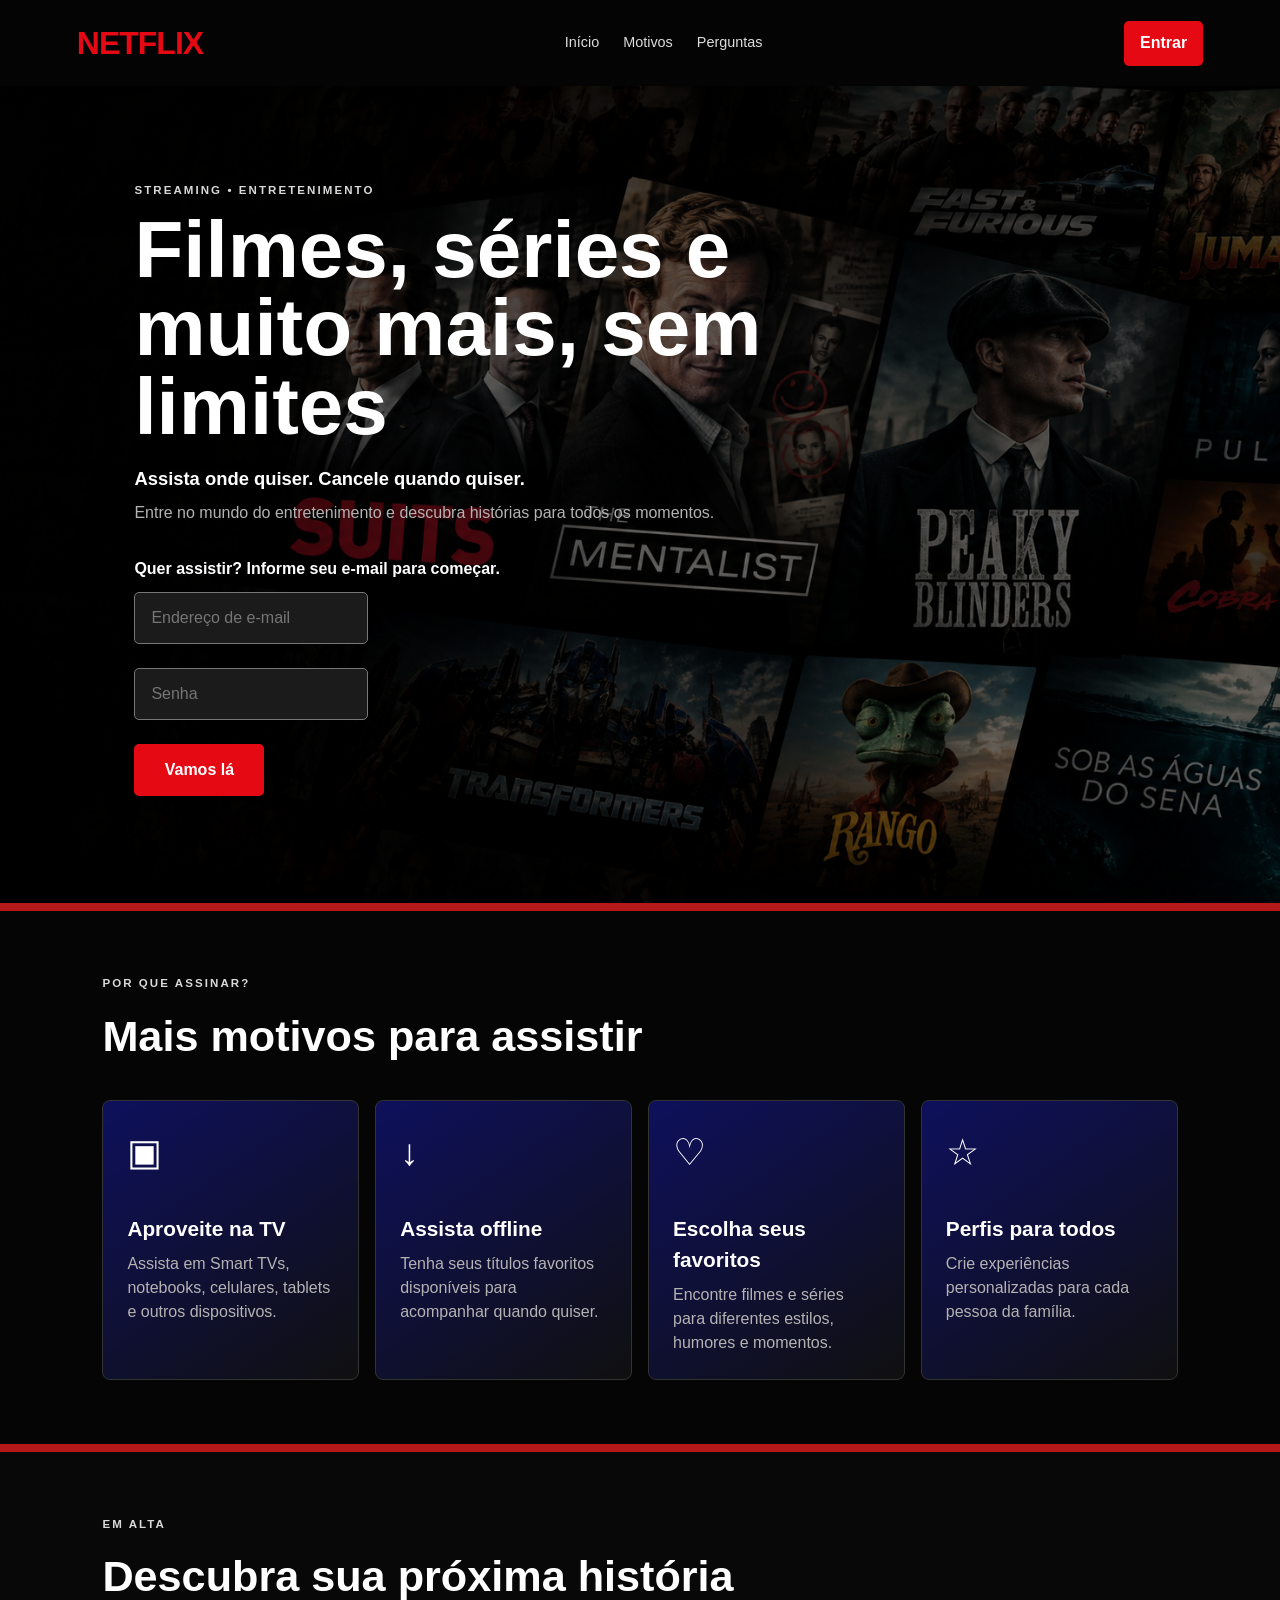
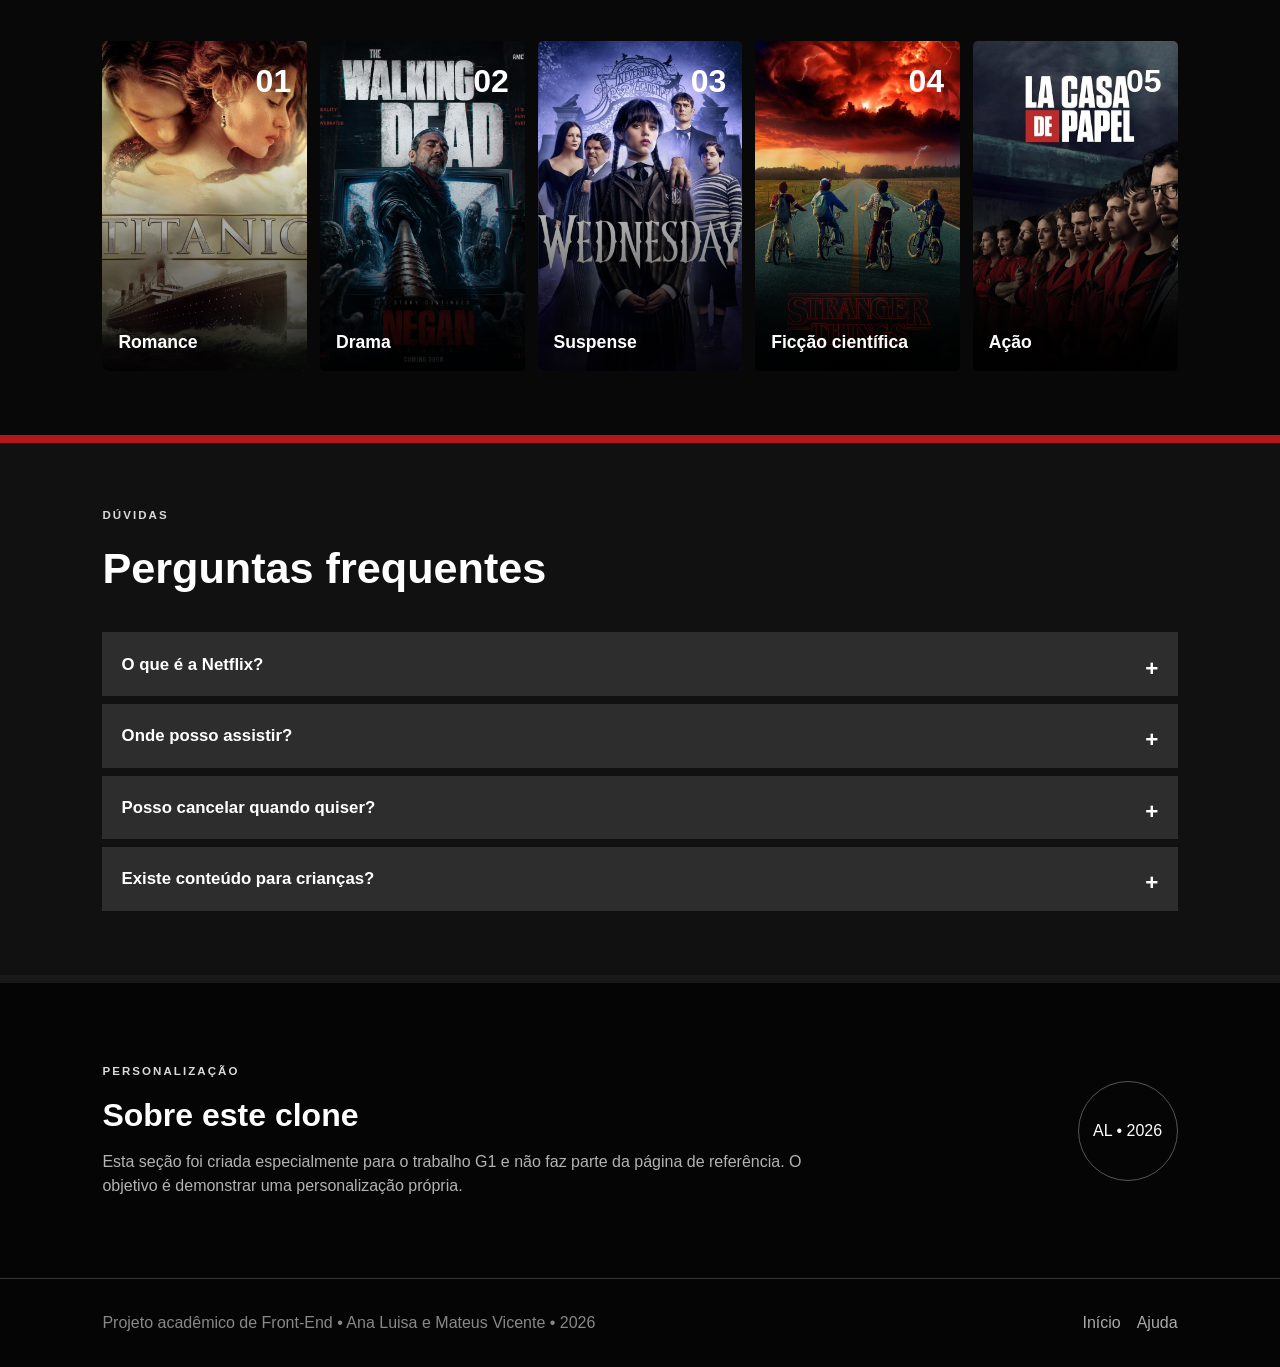
<file: index.html>
<!DOCTYPE html>
<html lang="pt-BR">
<head>
    <meta charset="UTF-8">
    <meta name="viewport" content="width=device-width, initial-scale=1.0">
    <meta name="description" content="Página inspirada na página inicial da Netflix para o trabalho G1 de Front-End.">
    <title>Netflix — Filmes e séries</title>
    <link rel="stylesheet" href="style.css">
</head>

<body>
    <header class="cabecalho">
        <a class="logo" href="#" aria-label="Netflix - página inicial">NETFLIX</a>

        <nav class="navegacao" aria-label="Navegação principal">
            <a href="#inicio">Início</a>
            <a href="#motivos">Motivos</a>
            <a href="#faq">Perguntas</a>
        </nav>

        <a class="botao-entrar" href="#cadastro">Entrar</a>
    </header>

    <main>
        <section class="hero" id="inicio">
            <div class="hero-conteudo">
                <p class="etiqueta">STREAMING • ENTRETENIMENTO</p>
                <h1>Filmes, séries e muito mais, sem limites</h1>
                <p class="subtitulo">Assista onde quiser. Cancele quando quiser.</p>
                <p class="descricao">
                    Entre no mundo do entretenimento e descubra histórias para todos os momentos.
                </p>

                <form class="formulario" id="cadastro" novalidate>
                    <label for="email">Quer assistir? Informe seu e-mail para começar.</label>
                    <div class="formulario-linha">
                        <input
                            type="email"
                            id="email"
                            name="email"
                            placeholder="Endereço de e-mail"
                            autocomplete="email"
                            required
                        >
                        <br> <br>
                        <input
                            type="password"
                            id="senha"
                            name="senha"
                            placeholder="Senha"
                            autocomplete="current-password"
                            required
                        >
                        <br> <br>
                        <button type="submit">Vamos lá</button>
                    </div>
                    <p class="mensagem" id="mensagem" aria-live="polite"></p>
                </form>
            </div>
        </section>




        <section class="secao" id="motivos">
            <div class="secao-titulo">
                <p class="etiqueta">POR QUE ASSINAR?</p>
                <h2>Mais motivos para assistir</h2>
            </div>

            <div class="cartoes">
                <article class="cartao">
                    <span class="icone" aria-hidden="true">▣</span>
                    <h3>Aproveite na TV</h3>
                    <p>Assista em Smart TVs, notebooks, celulares, tablets e outros dispositivos.</p>
                </article>

                <article class="cartao">
                    <span class="icone" aria-hidden="true">↓</span>
                    <h3>Assista offline</h3>
                    <p>Tenha seus títulos favoritos disponíveis para acompanhar quando quiser.</p>
                </article>

                <article class="cartao">
                    <span class="icone" aria-hidden="true">♡</span>
                    <h3>Escolha seus favoritos</h3>
                    <p>Encontre filmes e séries para diferentes estilos, humores e momentos.</p>
                </article>

                <article class="cartao">
                    <span class="icone" aria-hidden="true">☆</span>
                    <h3>Perfis para todos</h3>
                    <p>Crie experiências personalizadas para cada pessoa da família.</p>
                </article>
            </div>
        </section>

        <section class="secao catalogo" aria-labelledby="catalogo-titulo">
            <div class="secao-titulo">
                <p class="etiqueta">EM ALTA</p>
                <h2>Descubra sua próxima história</h2>
            </div>

            <div class="grade-filmes">
                <article class="filme filme-1">
                    <span>01</span>
                    <h3>Romance</h3>
                </article>
                <article class="filme filme-2">
                    <span>02</span>
                    <h3>Drama</h3>
                </article>
                <article class="filme filme-3">
                    <span>03</span>
                    <h3>Suspense</h3>
                </article>
                <article class="filme filme-4">
                    <span>04</span>
                    <h3>Ficção científica</h3>
                </article>
                <article class="filme filme-5">
                    <span>05</span>
                    <h3>Ação</h3>
                </article>
            </div>
        </section>

        <section class="secao faq" id="faq">
            <div class="secao-titulo">
                <p class="etiqueta">DÚVIDAS</p>
                <h2>Perguntas frequentes</h2>
            </div>

            <div class="perguntas">
                <details>
                    <summary>O que é a Netflix?</summary>
                    <p>A Netflix é um serviço de streaming com filmes, séries e documentários para assistir pela internet.</p>
                </details>

                <details>
                    <summary>Onde posso assistir?</summary>
                    <p>Você pode assistir em computadores, celulares, tablets, Smart TVs e outros dispositivos compatíveis.</p>
                </details>

                <details>
                    <summary>Posso cancelar quando quiser?</summary>
                    <p>Sim. O serviço permite o cancelamento online da assinatura.</p>
                </details>

                <details>
                    <summary>Existe conteúdo para crianças?</summary>
                    <p>Sim. A plataforma possui uma experiência infantil e recursos de controle parental.</p>
                </details>
            </div>
        </section>

        <section class="personalizacao" aria-labelledby="sobre-titulo">
            <div>
                <p class="etiqueta">PERSONALIZAÇÃO</p>
                <h2 id="sobre-titulo">Sobre este clone</h2>
                <p>
                    Esta seção foi criada especialmente para o trabalho G1 e não faz parte da página
                    de referência. O objetivo é demonstrar uma personalização própria.
                </p>
            </div>
            <span class="assinatura">AL • 2026</span>
        </section>
    </main>

    <footer class="rodape">
        <p>Projeto acadêmico de Front-End • Ana Luisa e Mateus Vicente • 2026</p>
        <div>
            <a href="#inicio">Início</a>
            <a href="#faq">Ajuda</a>
        </div>
    </footer>

    <script>
        const formulario = document.querySelector("#cadastro");
        const email = document.querySelector("#email");
        const mensagem = document.querySelector("#mensagem");

        formulario.addEventListener("submit", function (evento) {
            evento.preventDefault();

            if (!email.checkValidity()) {
                mensagem.textContent = "Digite um endereço de e-mail válido.";
                mensagem.classList.add("erro");
                return;
            }

            mensagem.textContent = "E-mail recebido! Esta é uma simulação acadêmica.";
            mensagem.classList.remove("erro");
            formulario.reset();
        });
    </script>
</body>
</html>
</file>
<file: style.css>
:root {
    --preto: #050505; /* motivos e sobre esseclone */
    --preto-suave: #111111;
    --cinza: #f70404;
    --cinza-claro: #b3b3b3; /* entre no mundo... */
    --branco: #ffffff; /* as parte que chama a atenção */
    --vermelho: #e50914; /* botões para avançar */
    --vermelho-escuro: #b20710;/* quado vai clicar nos botões */
    --raio: 8px;
}

* {
    box-sizing: border-box;
    margin: 0;
    padding: 0;
}

html {
    scroll-behavior: smooth;
}

body {
    background: var(--preto);
    color: var(--branco);
    font-family: Arial, Helvetica, sans-serif;
    line-height: 1.5;
}

a {
    color: inherit;
    text-decoration: none;
}

.cabecalho {
    align-items: center;
    background: rgba(5, 5, 5, 0.95); /* barra de cima */
    display: flex;
    justify-content: space-between;
    padding: 1rem 5%;
    position: sticky;
    top: 0;
    z-index: 10;
}

.logo {
    color: var(--vermelho);
    font-size: 1.55rem;
    font-weight: 900;
    letter-spacing: -1px;
}

.navegacao {
    display: none;
    gap: 1.5rem;
}

.navegacao a {
    color: #ddd;
    font-size: 0.9rem;
}

.navegacao a:hover,
.rodape a:hover {
    color: var(--vermelho);
}

.botao-entrar,
.formulario button {
    background: var(--vermelho);
    border: 0;
    border-radius: 5px;
    color: var(--branco);
    cursor: pointer;
    font-weight: 700;
    padding: 0.65rem 1rem;
}

.botao-entrar:hover,
.formulario button:hover {
    background: var(--vermelho-escuro);
}

.hero {
     align-items: center;

    background:
        linear-gradient(
            rgba(0, 0, 0, 0.55),
            rgba(0, 0, 0, 0.05)
        ),
        url("fotodefundo.png");

    background-size: cover;
    background-position: center;
    background-repeat: no-repeat;

    display: flex;
    min-height: 75vh;
    padding: 4rem 5%;
}

.hero-conteudo {
    max-width: 720px;
}

.etiqueta {
    color: #d9d9d9;
    font-size: 0.72rem;
    font-weight: 800;
    letter-spacing: 0.18em;
    margin-bottom: 0.7rem;
}

h1 {
    font-size: clamp(2.4rem, 8vw, 5rem);
    line-height: 0.98;
    margin-bottom: 1.2rem;
    max-width: 800px;
}

.subtitulo {
    font-size: 1.15rem;
    font-weight: 700;
    margin-bottom: 0.5rem;
}

.descricao {
    color: var(--cinza-claro);
    margin-bottom: 2rem;
    max-width: 600px;
}

.formulario {
    max-width: 700px;
}

.formulario label {
    display: block;
    font-weight: 700;
    margin-bottom: 0.7rem;
}

.formulario-linha {
    flex-direction: column;
    max-width: 200px;
}

.formulario input {
    background: rgba(30, 30, 30, 0.9);
    border: 1px solid #777;
    border-radius: 5px;
    color: var(--branco);
    font-size: 1rem;
    min-height: 52px;
    padding: 0.8rem 1rem;
}

.formulario input:focus {
    border-color: var(--branco);
    outline: 2px solid rgba(255, 255, 255, 0.25);
}

.formulario button {
    min-height: 52px;
    font-size: 1rem;
}

.mensagem {
    margin-top: 0.7rem;
    color: #8cffb0;
}

.mensagem.erro {
    color: #ff7c7c;
}

.secao {
    border-top: 8px solid #b41818;/*tiras entre as partes da net*/
    padding: 4rem 5%;
}

.secao-titulo {
    margin-bottom: 2rem;
}

.secao-titulo h2 {
    font-size: clamp(1.8rem, 5vw, 2.7rem);
}

.cartoes {
    display: grid;
    gap: 1rem;
}

.cartao {
    background: linear-gradient(145deg, #0e105c, #101010);/*cor dos cartões de baixar e onde assistir */
    border: 1px solid #333;
    border-radius: var(--raio);
    min-height: 220px;
    padding: 1.5rem;
}

.cartao:hover {
    transform: translateY(-3px);
    transition: transform 0.2s ease;
}

.icone {
    display: block;
    font-size: 2.3rem;
    margin-bottom: 2rem;
}

.cartao h3 {
    font-size: 1.3rem;
    margin-bottom: 0.5rem;
}

.cartao p {
    color: var(--cinza-claro);
}

.catalogo {
    background: #080808;/*fundo das categorias */
}

.grade-filmes {
    display: grid;
    gap: 0.8rem;
    grid-template-columns: repeat(2, 1fr);
}

.filme {
    align-items: flex-end;
    border-radius: 5px;
    display: flex;
    flex-direction: column;
    justify-content: space-between;
    min-height: 230px;
    overflow: hidden;
    padding: 1rem;
    position: relative;
    background-size: cover;/*para que a imagen fique completa na partede de categoria */
    background-position: center;
}

.filme::before {
    background: linear-gradient(180deg, transparent 30%, rgba(0, 0, 0, 0.9));
    content: "";
    inset: 0;
    position: absolute;
}

.filme span,
.filme h3 {
    position: relative;
    z-index: 1;
}

.filme span {
    font-size: 2rem;
    font-weight: 900;
}

.filme h3 {
    align-self: flex-start;
    font-size: 1.1rem;
}

.filme-1 { background-image: url("titanic.jpg"); }  
.filme-2 { background-image: url("thewalkingdead.jpg"); }  
.filme-3 { background-image: url("wandinha.jpg"); }
.filme-4 { background-image: url("strangerthings.jpg"); }
.filme-5 { background-image: url("lacasadepapel.jpg"); }

.faq {
    background: #111;
}

.perguntas {
    display: grid;
    gap: 0.5rem;
}

.perguntas details {
    background: #2d2d2d;
}

.perguntas summary {
    cursor: pointer;
    font-size: 1.05rem;
    font-weight: 700;
    list-style: none;
    padding: 1.2rem;
}

.perguntas summary::after {
    content: "+";
    float: right;
    font-size: 1.4rem;
}

.perguntas details[open] summary::after {
    content: "×";
}

.perguntas details p {
    border-top: 1px solid #111;
    color: #ddd;
    padding: 1.2rem;
}

.personalizacao {
    align-items: center;
    border-top: 8px solid #191919;
    display: flex;
    flex-direction: column;
    gap: 2rem;
    justify-content: space-between;
    padding: 4rem 5%;
}

.personalizacao h2 {
    font-size: 2rem;
    margin-bottom: 0.7rem;
}

.personalizacao p:not(.etiqueta) {
    color: var(--cinza-claro);
    max-width: 700px;
}

.assinatura {
    border: 1px solid #555;
    border-radius: 100%;
    display: grid;
    height: 100px;
    min-width: 100px;
    place-items: center;
    width: 100px;
}

.rodape {
    border-top: 1px solid #333;
    color: #888;
    display: flex;
    flex-direction: column;
    gap: 1rem;
    padding: 2rem 5%;
}

.rodape div {
    display: flex;
    gap: 1rem;
}

.rodape a {
    color: #aaa;
}

@media (min-width: 768px) {
    .cabecalho {
        padding: 1.2rem 6%;
    }

    .logo {
        font-size: 2rem;
    }

    .navegacao {
        display: flex;
    }

    .hero {
        min-height: 82vh;
        padding: 6rem 8%;
    }

    .formulario-linha {
        flex-direction: row;
    }

    .formulario input {
        flex: 1;
    }

    .formulario button {
        min-width: 130px;
    }

    .cartoes {
        grid-template-columns: repeat(2, 1fr);
    }

    .grade-filmes {
        grid-template-columns: repeat(5, 1fr);
    }

    .filme {
        min-height: 330px;
    }

    .personalizacao {
        flex-direction: row;
        padding: 5rem 8%;
    }

    .rodape {
        align-items: center;
        flex-direction: row;
        justify-content: space-between;
        padding: 2rem 8%;
    }
}

@media (min-width: 1100px) {
    .cartoes {
        grid-template-columns: repeat(4, 1fr);
    }

    .hero-conteudo {
        padding-left: 2rem;
    }

    .secao {
        padding-left: 8%;
        padding-right: 8%;
    }
}
</file>
